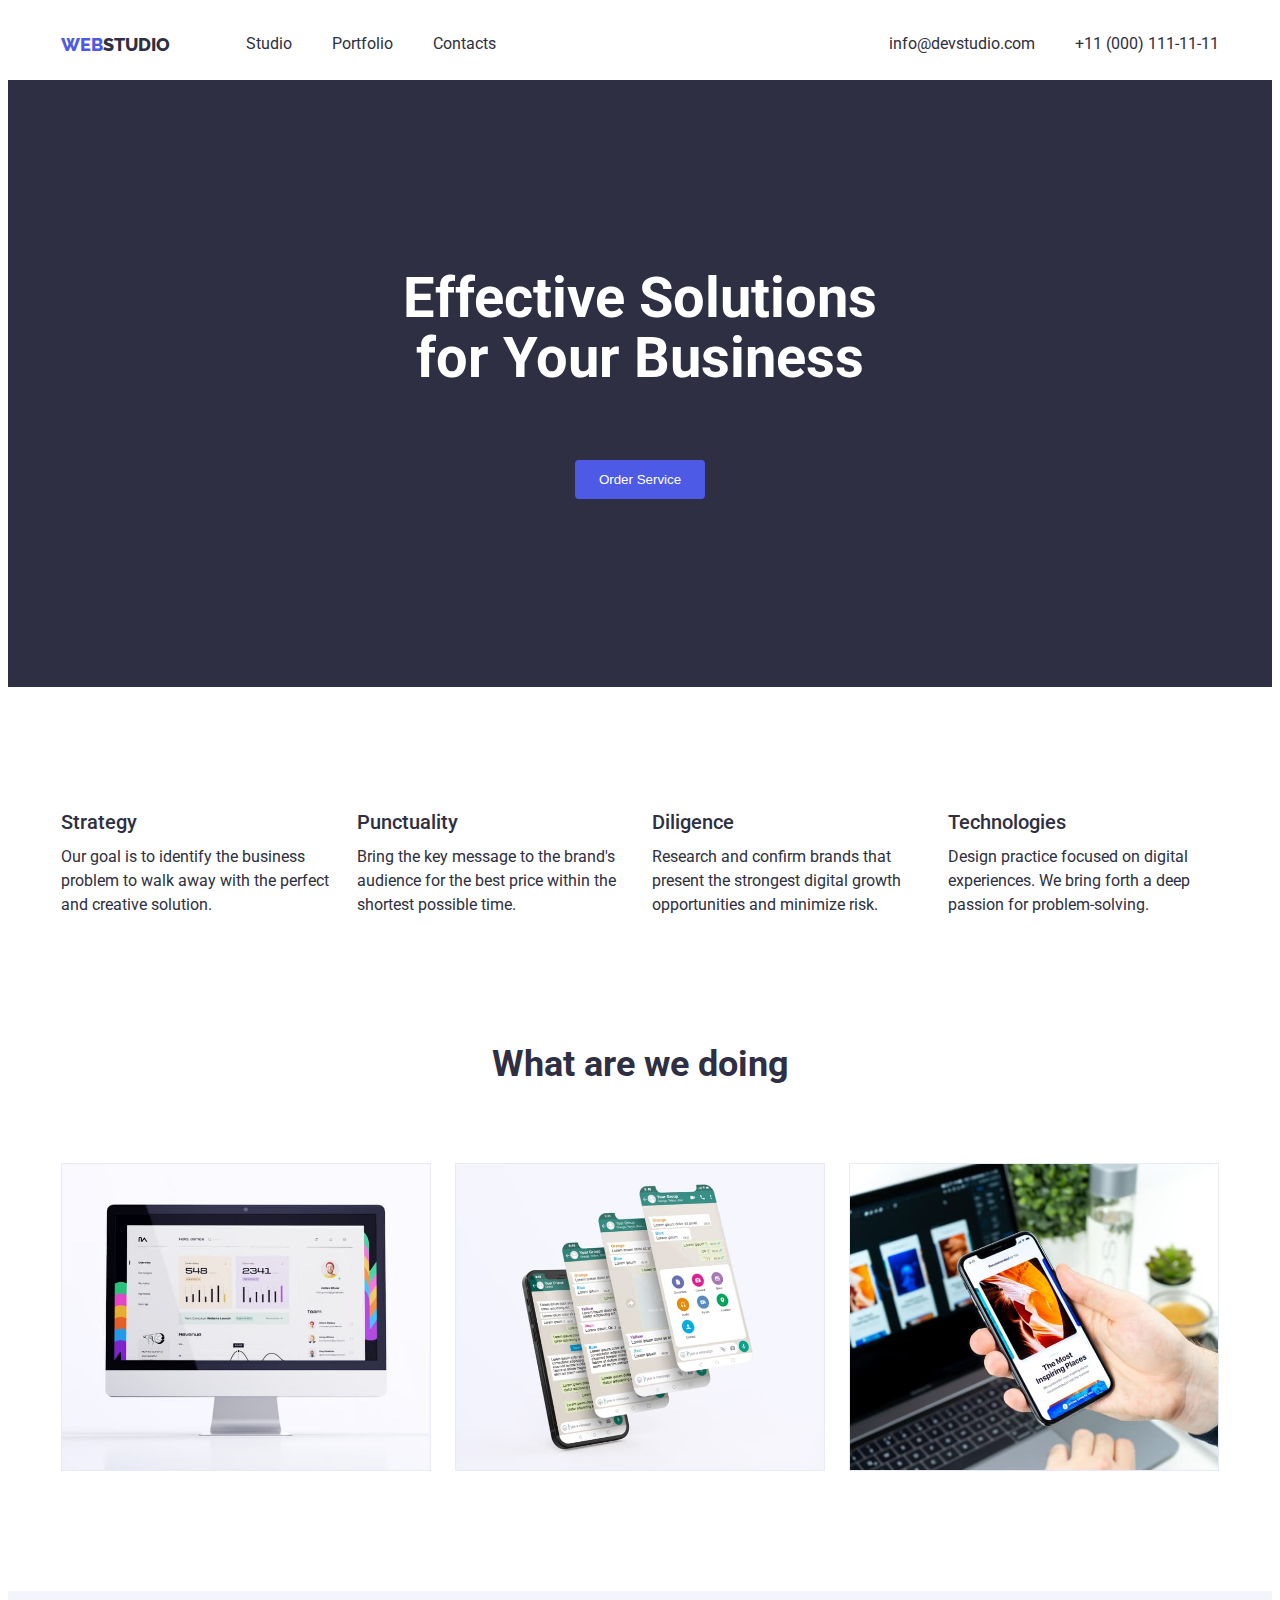
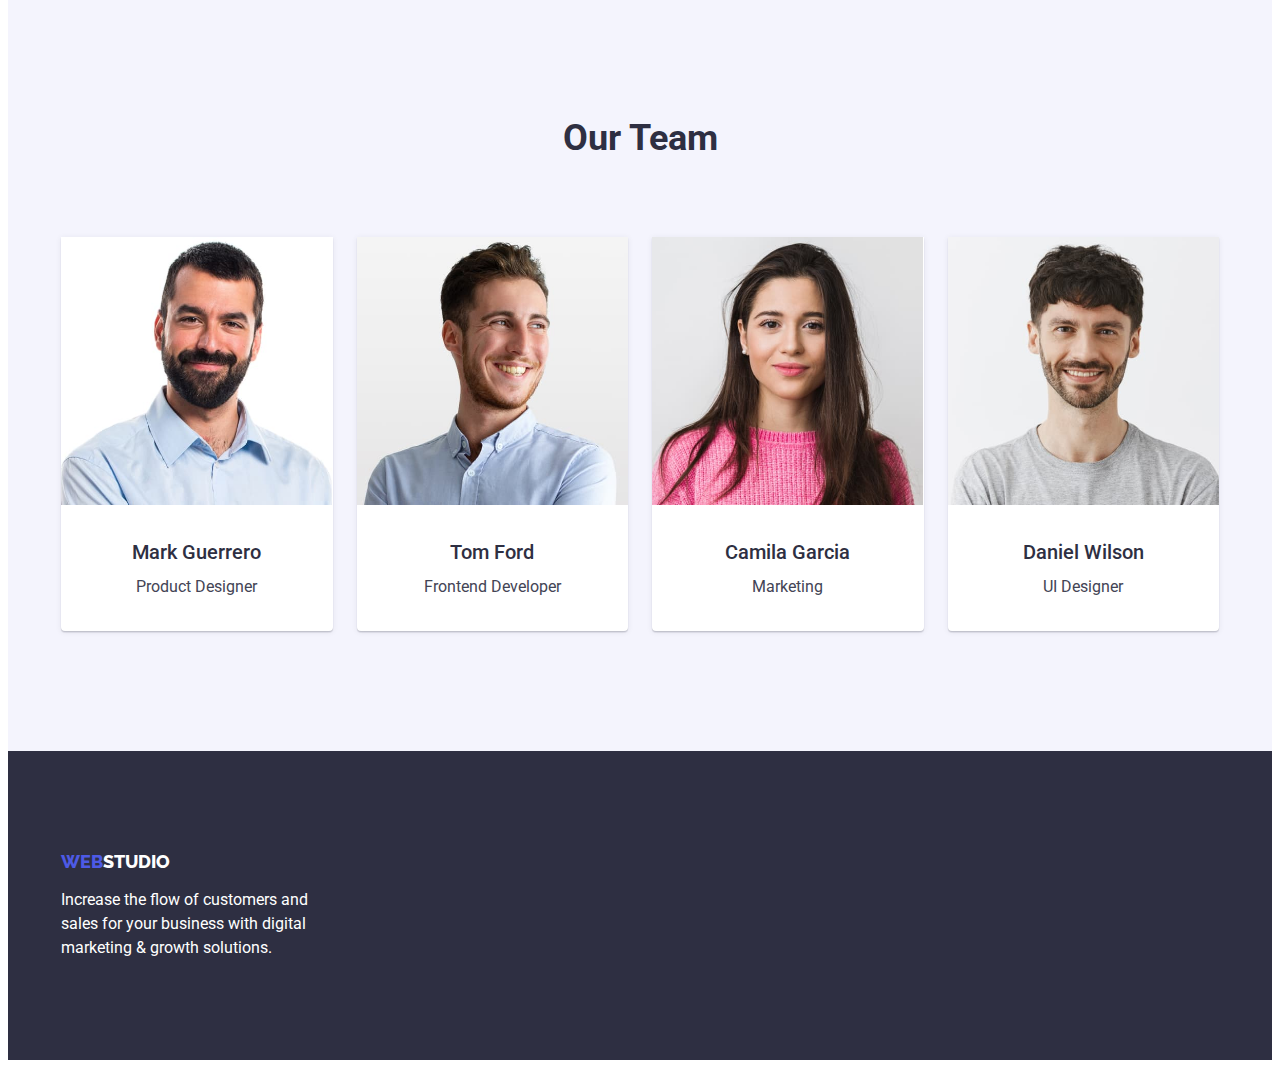
<file: index.html>
<!doctype html>
<html lang="en">
  <head>
    <meta charset="UTF-8" />
    <title>Studio</title>
    <link
      rel="stylesheet"
      href="https://cdnjs.cloudflare.com/ajax/libs/modern-normalize/2.0.0/modern-normalize.min.css"
      integrity="sha512-4xo8blKMVCiXpTaLzQSLSw3KFOVPWhm/TRtuPVc4WG6kUgjH6J03IBuG7JZPkcWMxJ5huwaBpOpnwYElP/m6wg=="
      crossorigin="anonymous"
      referrerpolicy="no-referrer"
    />
    <link
      href="https://fonts.googleapis.com/css2?family=Raleway:wght@800&family=Roboto:wght@400;500;700;900&display=swap"
      rel="stylesheet"
    />
    <link rel="stylesheet" href="css/styles.css" />
  </head>

  <body>
    <header class="header">
      <div class="container">
        <nav class="navigation">
          <a class="logo" href="./index.html"
            >WEB<span class="logo-part">STUDIO</span></a
          >
          <ul class="navigation-items">
            <li><a class="link" href="./index.html">Studio</a></li>
            <li><a class="link" href="./portfolio.html">Portfolio</a></li>
            <li><a class="link" href="./index.html">Contacts</a></li>
          </ul>
        </nav>
        <address class="contacts">
          <ul class="contacts-items">
            <li>
              <a class="link" href="mailto:info@devstudio.com"
                >info@devstudio.com</a
              >
            </li>
            <li>
              <a class="link" href="tel:+110001111111">+11 (000) 111-11-11</a>
            </li>
          </ul>
        </address>
      </div>
    </header>

    <main>
      <section class="section order-section">
        <div class="container">
          <h1 class="general-title">Effective Solutions for Your Business</h1>
          <button class="order-button" type="button">Order Service</button>
        </div>
      </section>

      <section class="section feature-section">
        <div class="container">
          <h2 class="section-title visually-hidden">Features</h2>
          <ul class="feature-section-items">
            <li class="feature-section-item">
              <h3 class="card-title">Strategy</h3>
              <p>
                Our goal is to identify the business problem to walk away with
                the perfect and creative solution.
              </p>
            </li>
            <li class="feature-section-item">
              <h3 class="card-title">Punctuality</h3>
              <p>
                Bring the key message to the brand's audience for the best price
                within the shortest possible time.
              </p>
            </li>
            <li class="feature-section-item">
              <h3 class="card-title">Diligence</h3>
              <p>
                Research and confirm brands that present the strongest digital
                growth opportunities and minimize risk.
              </p>
            </li>
            <li class="feature-section-item">
              <h3 class="card-title">Technologies</h3>
              <p>
                Design practice focused on digital experiences. We bring forth a
                deep passion for problem-solving.
              </p>
            </li>
          </ul>
        </div>
      </section>

      <section class="section skills-section">
        <div class="container">
          <h2 class="section-title">What are we doing</h2>
          <ul class="skills-section-items">
            <li class="skills-section-item">
              <img
                class="image"
                src="./images/what-we-doing/first-image.jpg"
                alt="desktop-application"
              />
            </li>
            <li class="skills-section-item">
              <img
                class="image"
                src="./images/what-we-doing/second-image.jpg"
                alt="mobile-application"
              />
            </li>
            <li class="skills-section-item">
              <img
                class="image"
                src="./images/what-we-doing/third-image.jpg"
                alt="adaptive-application"
              />
            </li>
          </ul>
        </div>
      </section>

      <section class="section team-section">
        <div class="container">
          <h2 class="section-title">Our Team</h2>
          <ul class="team-section-items">
            <li class="team-card">
              <img
                class="image"
                src="./images/our-team/first-image.jpg"
                alt="designer"
              />
              <div class="team-card-text">
                <h3 class="card-title">Mark Guerrero</h3>
                <p class="card-text">Product Designer</p>
              </div>
            </li>
            <li class="team-card">
              <img
                class="image"
                src="./images/our-team/second-image.jpg"
                alt="developer"
              />
              <div class="team-card-text">
                <h3 class="card-title">Tom Ford</h3>
                <p class="card-text">Frontend Developer</p>
              </div>
            </li>
            <li class="team-card">
              <img
                class="image"
                src="./images/our-team/third-image.jpg"
                alt="marketing"
              />
              <div class="team-card-text">
                <h3 class="card-title">Camila Garcia</h3>
                <p class="card-text">Marketing</p>
              </div>
            </li>
            <li class="team-card">
              <img
                class="image"
                src="./images/our-team/fourth-image.jpg"
                alt="ui-designer"
              />
              <div class="team-card-text">
                <h3 class="card-title">Daniel Wilson</h3>
                <p class="card-text">UI Designer</p>
              </div>
            </li>
          </ul>
        </div>
      </section>
    </main>

    <footer class="footer">
      <div class="container">
        <a class="logo" href="./index.html"
          >WEB<span class="logo-part">STUDIO</span></a
        >
        <p class="footer-text">
          Increase the flow of customers and sales for your business with
          digital marketing & growth solutions.
        </p>
      </div>
    </footer>
  </body>
</html>
</file>
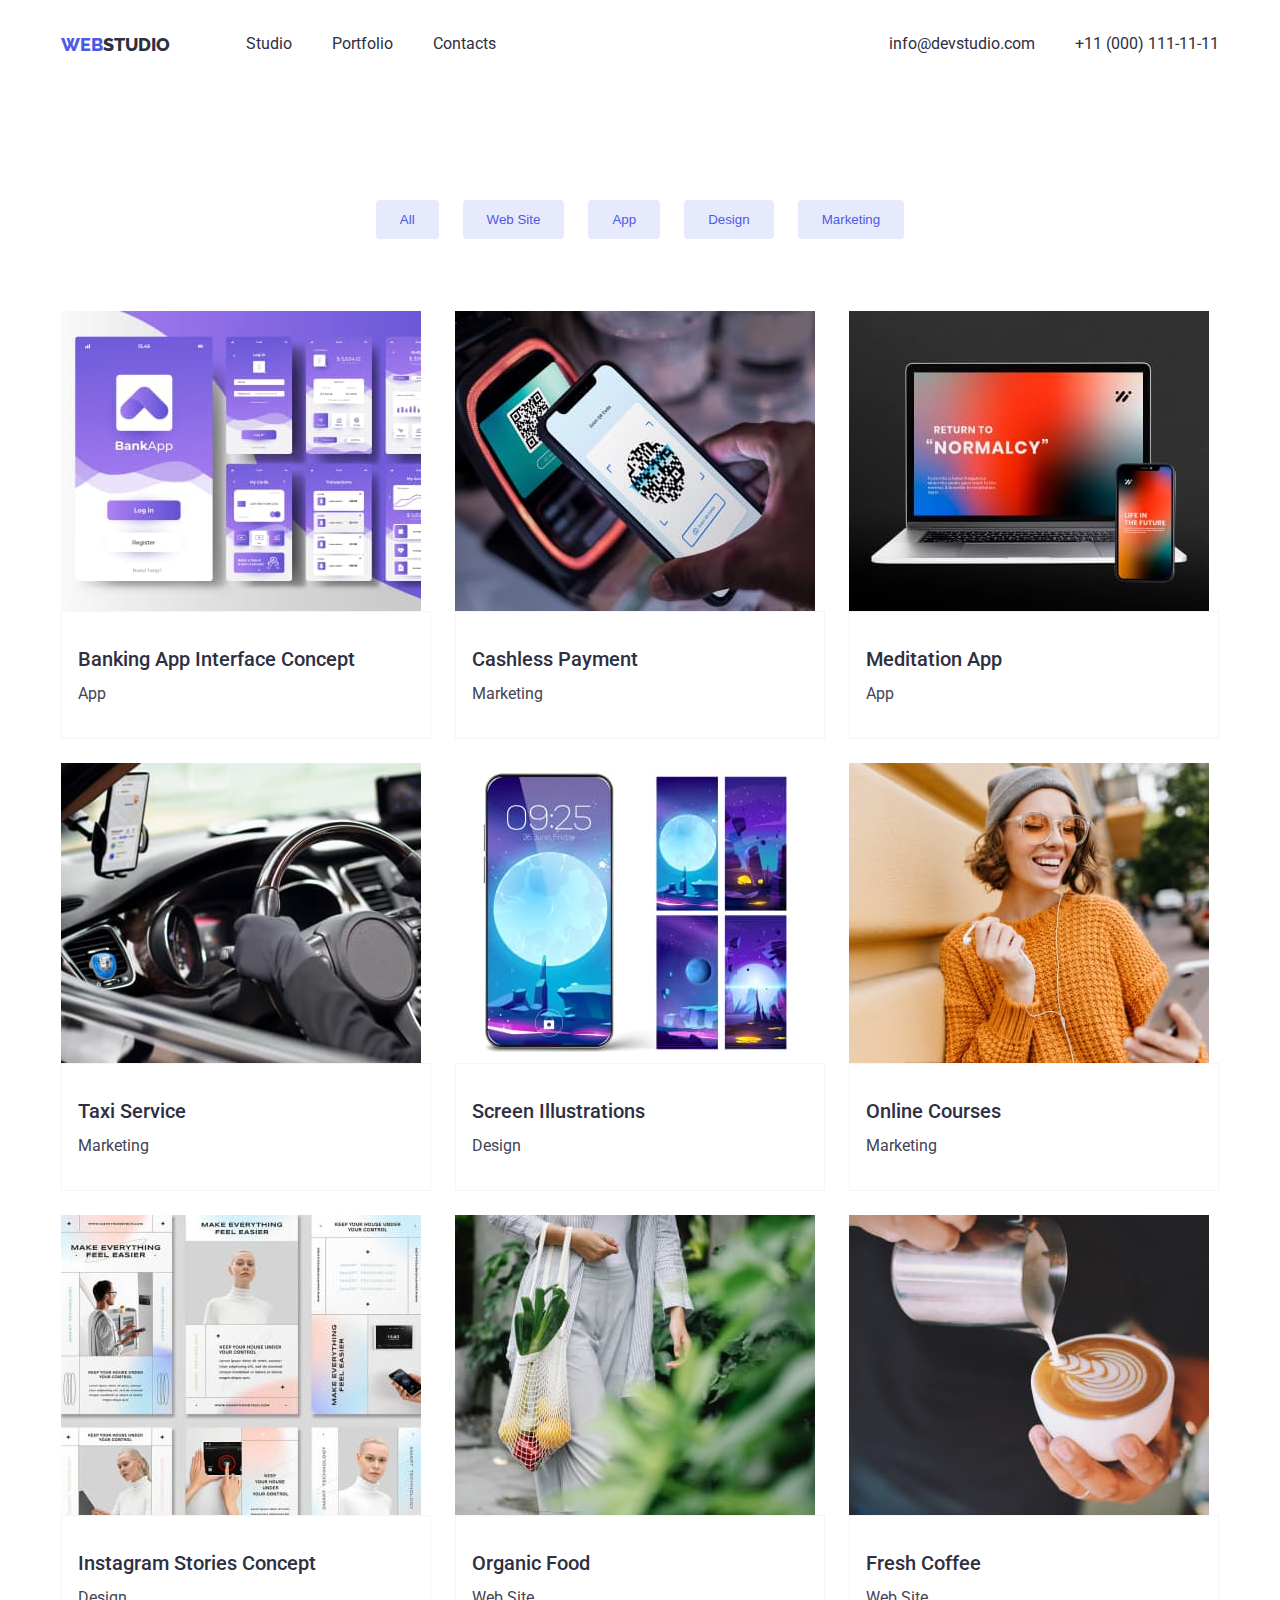
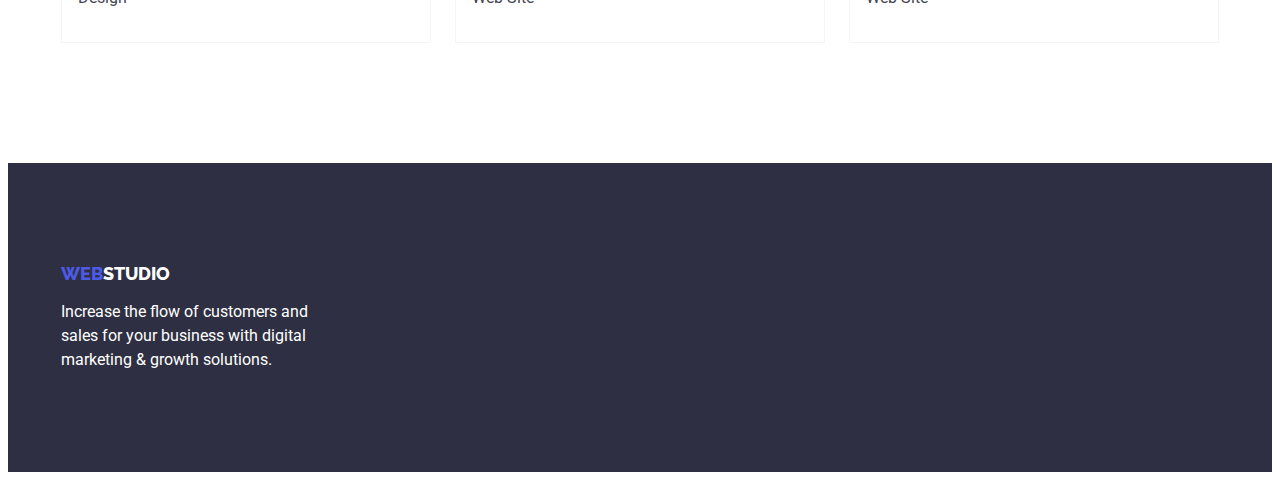
<file: portfolio.html>
<!doctype html>
<html lang="en">
  <head>
    <meta charset="UTF-8" />
    <title>Portfolio</title>
    <link
      rel="stylesheet"
      href="https://cdnjs.cloudflare.com/ajax/libs/modern-normalize/2.0.0/modern-normalize.min.css"
      integrity="sha512-4xo8blKMVCiXpTaLzQSLSw3KFOVPWhm/TRtuPVc4WG6kUgjH6J03IBuG7JZPkcWMxJ5huwaBpOpnwYElP/m6wg=="
      crossorigin="anonymous"
      referrerpolicy="no-referrer"
    />
    <link
      href="https://fonts.googleapis.com/css2?family=Raleway:wght@800&family=Roboto:wght@400;500;700;900&display=swap"
      rel="stylesheet"
    />
    <link rel="stylesheet" href="css/styles.css" />
  </head>

  <body>
    <header class="header">
      <div class="container">
        <nav class="navigation">
          <a class="logo" href="./index.html"
            >WEB<span class="logo-part">STUDIO</span></a
          >
          <ul class="navigation-items">
            <li><a class="link" href="./index.html">Studio</a></li>
            <li><a class="link" href="./portfolio.html">Portfolio</a></li>
            <li><a class="link" href="./index.html">Contacts</a></li>
          </ul>
        </nav>
        <address class="contacts">
          <ul class="contacts-items">
            <li>
              <a class="link" href="mailto:info@devstudio.com"
                >info@devstudio.com</a
              >
            </li>
            <li>
              <a class="link" href="tel:+110001111111">+11 (000) 111-11-11</a>
            </li>
          </ul>
        </address>
      </div>
    </header>

    <main>
      <section class="section portfolio-section">
        <div class="container">
          <h1 class="general-title visually-hidden">Portfolio</h1>
          <ul class="filter-items">
            <li><button class="filter-button" type="button">All</button></li>
            <li>
              <button class="filter-button" type="button">Web Site</button>
            </li>
            <li><button class="filter-button" type="button">App</button></li>
            <li><button class="filter-button" type="button">Design</button></li>
            <li>
              <button class="filter-button" type="button">Marketing</button>
            </li>
          </ul>
          <ul class="portfolio-items">
            <li class="portfolio-card">
              <a href="./portfolio.html">
                <img
                  class="image"
                  src="./images/portfolio/first-project.jpg"
                  alt="first-project"
                />
                <div class="portfolio-card-text">
                  <h2 class="card-title">Banking App Interface Concept</h2>
                  <p class="card-text">App</p>
                </div>
              </a>
            </li>
            <li class="portfolio-card">
              <a href="./portfolio.html">
                <img
                  class="image"
                  src="./images/portfolio/second-project.jpg"
                  alt="second-project"
                />
                <div class="portfolio-card-text">
                  <h2 class="card-title">Cashless Payment</h2>
                  <p class="card-text">Marketing</p>
                </div>
              </a>
            </li>
            <li class="portfolio-card">
              <a href="./portfolio.html">
                <img
                  class="image"
                  src="./images/portfolio/third-project.jpg"
                  alt="third-project"
                />
                <div class="portfolio-card-text">
                  <h2 class="card-title">Meditation App</h2>
                  <p class="card-text">App</p>
                </div>
              </a>
            </li>
            <li class="portfolio-card">
              <a href="./portfolio.html">
                <img
                  class="image"
                  src="./images/portfolio/fourth-project.jpg"
                  alt="fourth-project"
                />
                <div class="portfolio-card-text">
                  <h2 class="card-title">Taxi Service</h2>
                  <p class="card-text">Marketing</p>
                </div>
              </a>
            </li>
            <li class="portfolio-card">
              <a href="./portfolio.html">
                <img
                  class="image"
                  src="./images/portfolio/fifth-project.jpg"
                  alt="fifth-project"
                />
                <div class="portfolio-card-text">
                  <h2 class="card-title">Screen Illustrations</h2>
                  <p class="card-text">Design</p>
                </div>
              </a>
            </li>
            <li class="portfolio-card">
              <a href="./portfolio.html">
                <img
                  class="image"
                  src="./images/portfolio/sixth-project.jpg"
                  alt="sixth-project"
                />
                <div class="portfolio-card-text">
                  <h2 class="card-title">Online Courses</h2>
                  <p class="card-text">Marketing</p>
                </div>
              </a>
            </li>
            <li class="portfolio-card">
              <a href="./portfolio.html">
                <img
                  class="image"
                  src="./images/portfolio/seventh-project.jpg"
                  alt="seventh-project"
                />
                <div class="portfolio-card-text">
                  <h2 class="card-title">Instagram Stories Concept</h2>
                  <p class="card-text">Design</p>
                </div>
              </a>
            </li>
            <li class="portfolio-card">
              <a href="./portfolio.html">
                <img
                  class="image"
                  src="./images/portfolio/eighth-project.jpg"
                  alt="eighth-project"
                />
                <div class="portfolio-card-text">
                  <h2 class="card-title">Organic Food</h2>
                  <p class="card-text">Web Site</p>
                </div>
              </a>
            </li>
            <li class="portfolio-card">
              <a href="./portfolio.html">
                <img
                  class="image"
                  src="./images/portfolio/ninth-project.jpg"
                  alt="ninth-project"
                />
                <div class="portfolio-card-text">
                  <h2 class="card-title">Fresh Coffee</h2>
                  <p class="card-text">Web Site</p>
                </div>
              </a>
            </li>
          </ul>
        </div>
      </section>
    </main>

    <footer class="footer">
      <div class="container">
        <a class="logo" href="./index.html"
          >WEB<span class="logo-part">STUDIO</span></a
        >
        <p class="footer-text">
          Increase the flow of customers and sales for your business with
          digital marketing & growth solutions.
        </p>
      </div>
    </footer>
  </body>
</html>
</file>
<file: css/styles.css>
:root {
  --container-width: 1158px;
  --primary-color: #4d5ae5;
  --primary-text-color: #2e2f42;
  --secondary-text-color: #ffffff;
  --card-text-color: #434455;
  --background-color: #ffffff;
  --button-none-active-color: #e7e9fc;
  --button-hover-color: #404bbf;
  --primary-sections-background-color: #2e2f42;
  --secondary-sections-background-color: #f4f4fd;
  --card-background-color: #2e2f4214;
  --card-border-color: #f4f4fd;
}

h1,
h2,
h3,
h4,
h5,
h6,
p {
  margin: 0;
  padding: 0;
}

body {
  font-family: 'Roboto', sans-serif;
  color: var(--primary-text-color);
  background-color: var(--background-color);
  font-size: 16px;
  line-height: 1.5;
}

button {
  border: none;
  padding: 12px 24px;
  border-radius: 4px;
  cursor: pointer;
}

ul {
  list-style-type: none;
  margin: 0;
  padding: 0;
}

a {
  text-decoration: none;
  color: var(--primary-text-color);
}

.container {
  max-width: var(--container-width);
  padding: 0 15px;
  margin: 0 auto;
}

.visually-hidden {
  position: absolute;
  width: 1px;
  height: 1px;
  margin: -1px;
  border: 0;
  padding: 0;
  white-space: nowrap;
  clip-path: inset(100%);
  clip: rect(0 0 0 0);
  overflow: hidden;
}

.header .container {
  display: flex;
  justify-content: space-between;
  align-items: center;
}

.logo {
  display: inline-block;
  font-family: 'Raleway', sans-serif;
  font-size: 18px;
  font-weight: 800;
  line-height: 21px;
  color: var(--primary-color);
}

.logo-part {
  color: var(--primary-text-color);
}

.navigation {
  display: flex;
  align-items: center;
}

.navigation .logo {
  margin-right: 76px;
}

.navigation-items {
  display: flex;
  gap: 40px;
}

.navigation-items .link {
  display: block;
  padding: 24px 0;
}

.contacts {
  font-style: normal;
}

.contacts-items {
  display: flex;
  gap: 40px;
}

.contacts-items .link {
  display: block;
  padding: 24px 0;
}

.general-title {
  font-size: 56px;
  line-height: 60px;
  text-align: center;
  max-width: 496px;
  margin: 0 auto 72px;
}

.section-title {
  font-size: 36px;
  font-weight: 700;
  text-align: center;
  margin-bottom: 72px;
}

.card-title {
  font-size: 20px;
  font-weight: 500;
  margin-bottom: 8px;
}

.card-text {
  color: var(--card-text-color);
}

.link:hover {
  color: var(--button-hover-color);
}

.image {
  display: block;
  max-width: 100%;
  height: auto;
  object-fit: cover;
}

.order-section {
  text-align: center;
  padding: 188px 0;
  color: var(--secondary-text-color);
  background-color: var(--primary-sections-background-color);
}

.order-button {
  background-color: var(--primary-color);
  color: var(--secondary-text-color);
}

.order-button:hover {
  background-color: var(--button-hover-color);
}

.feature-section {
  padding: 120px 0;
}

.feature-section-items {
  display: flex;
  gap: 24px;
}

.feature-section-item {
  width: calc((100% - 72px) / 4);
}

.skills-section {
  padding: 0 0 120px;
}

.skills-section-items {
  display: flex;
  gap: 24px;
}

.skills-section-item {
  width: calc((100% - 48px) / 3);
}

.team-section {
  padding: 120px 0;
  background-color: var(--secondary-sections-background-color);
}

.team-section-items {
  display: flex;
  gap: 24px;
}

.team-card {
  width: calc((100% - 72px) / 4);
  background-color: var(--background-color);
  border-radius: 0 0 4px 4px;
  box-shadow:
    0 2px 1px 0 rgba(46, 47, 66, 0.08),
    0 1px 1px 0 rgba(46, 47, 66, 0.16),
    0 1px 6px 0 rgba(46, 47, 66, 0.08);
}

.team-card-text {
  padding: 32px 0;
  text-align: center;
}

.filter-button {
  color: var(--primary-color);
  background-color: var(--button-none-active-color);
}

.filter-button:hover {
  background-color: var(--button-hover-color);
  color: var(--secondary-text-color);
}

.portfolio-section {
  padding: 120px 0;
}

.portfolio-items {
  display: flex;
  flex-wrap: wrap;
  gap: 24px;
}

.portfolio-card {
  width: calc((100% - 48px) / 3);
}

.portfolio-card:hover {
  box-shadow:
    0 2px 1px 0 rgba(46, 47, 66, 0.08),
    0 1px 1px 0 rgba(46, 47, 66, 0.16),
    0 1px 6px 0 rgba(46, 47, 66, 0.08);
}

.portfolio-card-text {
  padding: 32px 16px;
  border: 1px solid var(--card-border-color);
}

.filter-items {
  display: flex;
  justify-content: center;
  flex-wrap: wrap;
  gap: 24px;
  margin-bottom: 72px;
}

.footer {
  padding: 100px 0;
  background-color: var(--primary-sections-background-color);
  color: var(--background-color);
}

.footer .logo {
  margin-bottom: 16px;
}

.footer .logo-part {
  color: var(--secondary-text-color);
}

.footer-text {
  max-width: 264px;
}
</file>
